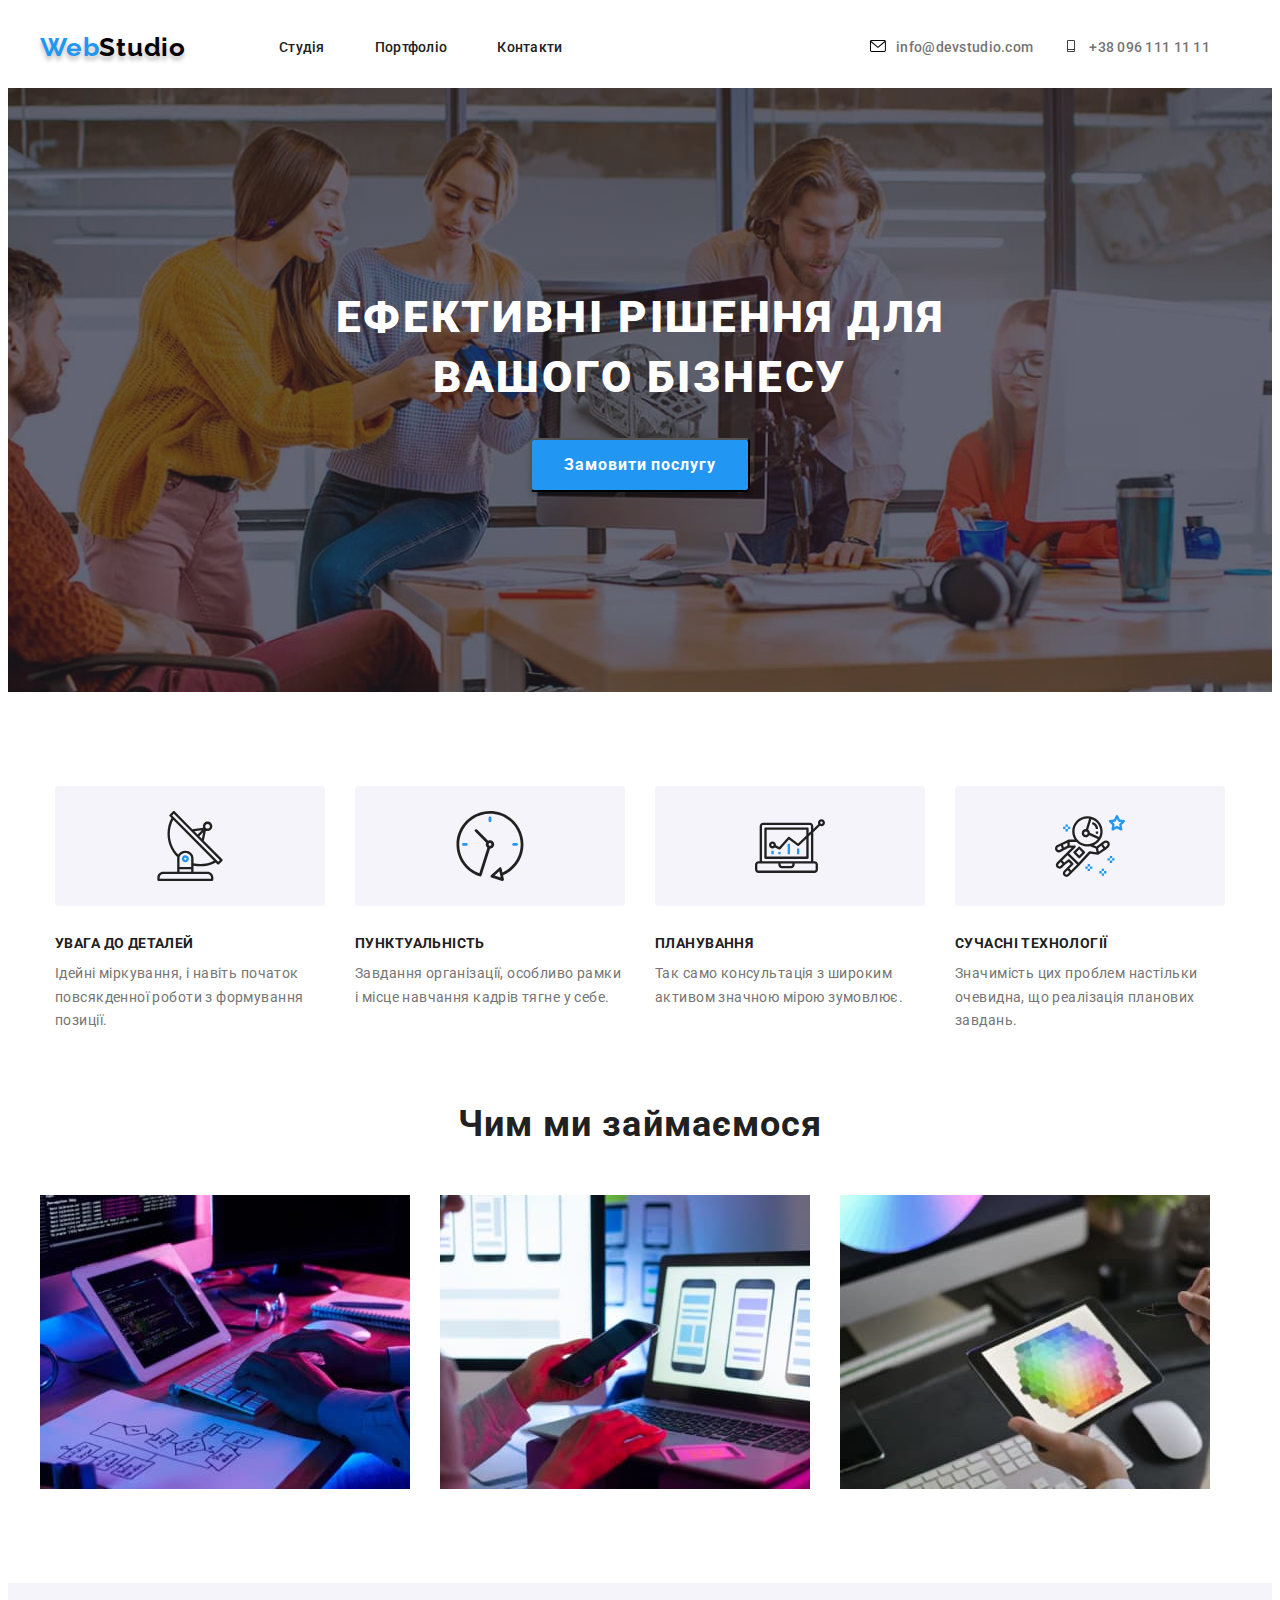
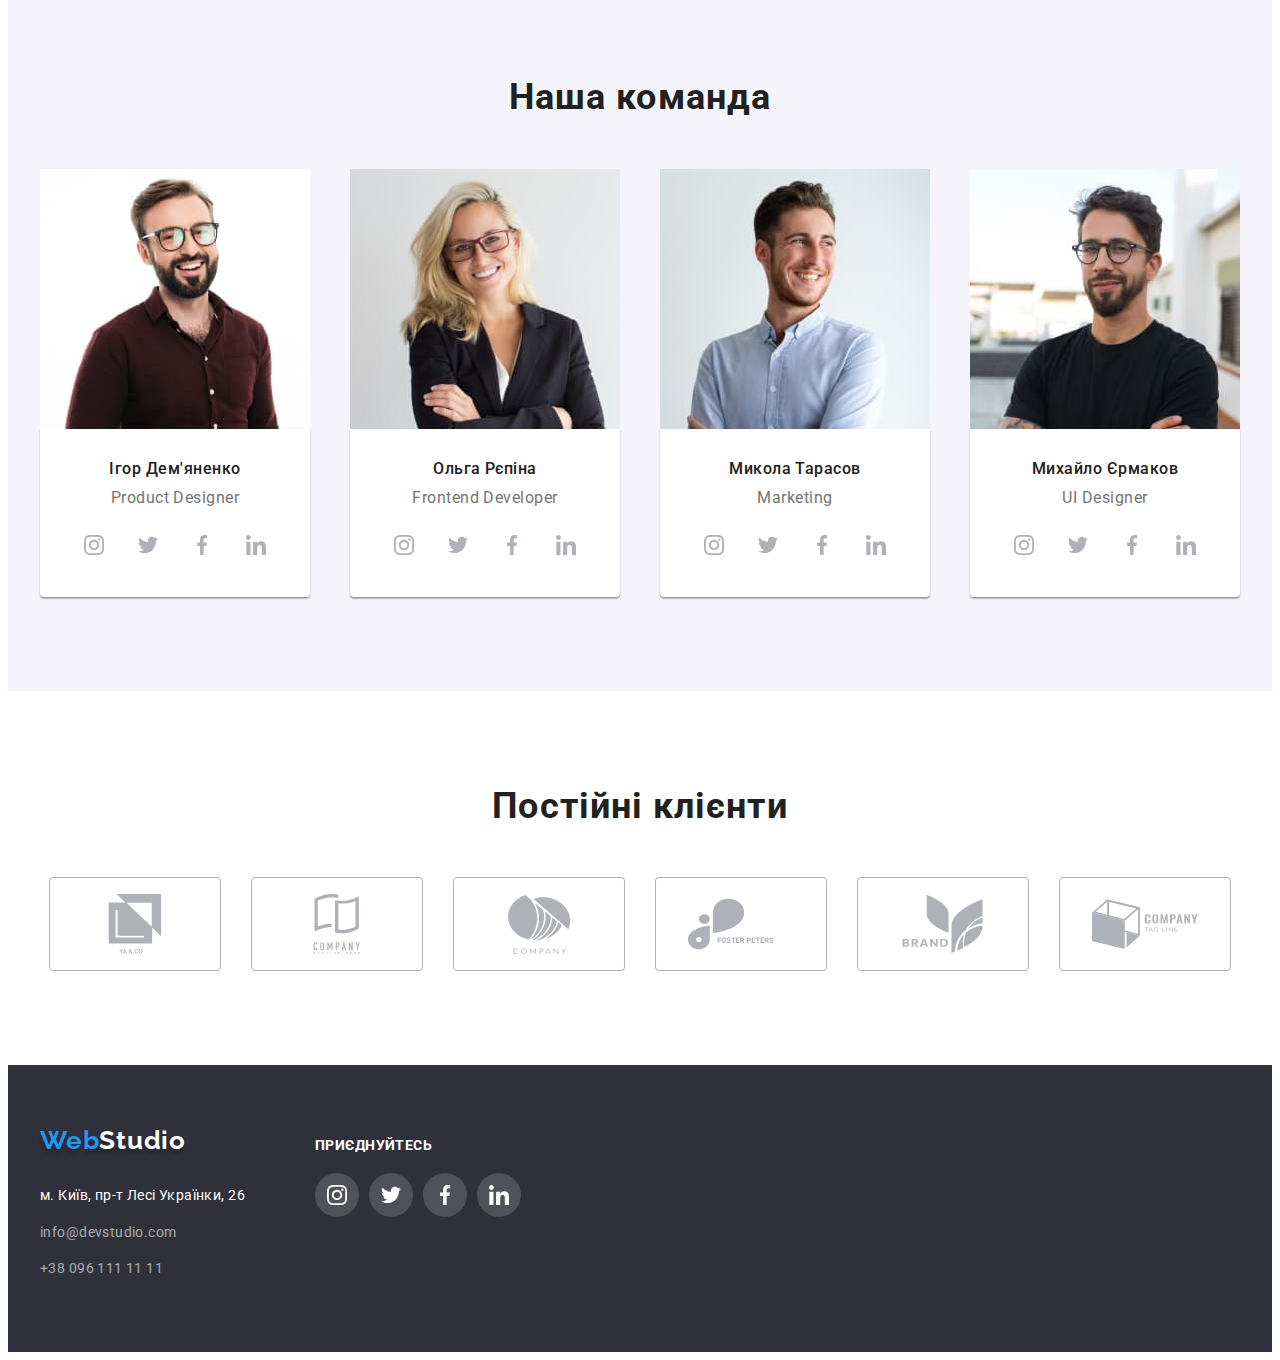
<file: index.html>
<!DOCTYPE html>
<html lang="uk">
  <head>
    <meta charset="UTF-8" />
    <meta http-equiv="X-UA-Compatible" content="IE=edge" />
    <meta name="viewport" content="width=device-width, initial-scale=1.0" />
    <title>Document</title>

    <link rel="stylesheet" href="https://cdnjs.cloudflare.com/ajax/libs/modern-normalize/1.1.0/modern-normalize.min.css" integrity="sha512-wpPYUAdjBVSE4KJnH1VR1HeZfpl1ub8YT/NKx4PuQ5NmX2tKuGu6U/JRp5y+Y8XG2tV+wKQpNHVUX03MfMFn9Q==" crossorigin="anonymous" referrerpolicy="no-referrer" />

    <link rel="preconnect" href="https://fonts.googleapis.com">
    <link rel="preconnect" href="https://fonts.gstatic.com" crossorigin>
    <link href="https://fonts.googleapis.com/css2?family=Raleway:wght@700&family=Roboto:wght@400;500;700;900&display=swap" rel="stylesheet">

    <link rel="stylesheet" href="./css/styles.css">

  </head>
  <body>
    <header>
      <div class="container-header">
        <nav class="navigation">
          <a class="logo" href="./index.html">Web<span class="logo-header">Studio</span></a>
            <ul class="list-header list-menu">
              <li><a class="menu" href="">Студія</a></li>
              <li><a class="menu" href="./portfolio.html">Портфоліо</a></li>
              <li><a class="menu" href="">Контакти</a></li>
            </ul>
        </nav>
        <ul class="list-contacts">
          <li class="header-contacts-link"><a href="mail" class="link"><svg class="header-contacts-icons" width="16" height="12">
            <use href="./img/icons.svg#icon-mail"></use></svg>info@devstudio.com</a>
          </li>
          <li class="header-contacts-link"><a href="mobile" class="link"><svg class="header-contacts-icons" width="16" height="12">
            <use href="./img/icons.svg#icon-mobile"></use></svg>+38 096 111 11 11</a>
          </li>
        </ul>
      </div>
    </header>
    <main>
      <section class="section hero-section section-background">
        <div class="hero-container">
          <h1 class="hero">Ефективні рішення для вашого бізнесу</h1>
          <button class="btn-order" type="button"> Замовити послугу</button>
        </div>
      </section>
      <section class="section-advantages">
        <div class="container-advantages">
          <h2 hidden>Приклади</h2>
          <ul class="list-advantages">
            <li>
              <a href="#" class="advantage-bcgrd"><svg class="advantages-icons" width="70" height="70"><use href="./img/icons.svg#icon-antenna"></use></svg></a>
              <h3 class="advantages">УВАГА ДО ДЕТАЛЕЙ</h3>
              <p class="advantages-descr">
                Ідейні міркування, і навіть початок повсякденної роботи з
                формування позиції.
              </p>
            </li>
            <li>
              <a href="#" class="advantage-bcgrd"><svg class="advantages-icons" width="70" height="70"><use href="./img/icons.svg#icon-clock"></use></svg></a>
              <h3 class="advantages">ПУНКТУАЛЬНІСТЬ</h3>
              <p class="advantages-descr">
                Завдання організації, особливо рамки і місце навчання кадрів тягне
                у себе.
              </p>
            </li>
            <li>
              <a href="#" class="advantage-bcgrd"><svg class="advantages-icons" width="70" height="70"><use href="./img/icons.svg#icon-diagram"></use></svg></a>
              <h3 class="advantages">ПЛАНУВАННЯ</h3>
              <p class="advantages-descr">
                Так само консультація з широким активом значною мірою зумовлює.
              </p>
            </li>
            <li>
              <a href="#" class="advantage-bcgrd"><svg class="advantages-icons" width="70" height="70"><use href="./img/icons.svg#icon-astronaut"></use></svg></a>
              <h3 class="advantages">СУЧАСНІ ТЕХНОЛОГІЇ</h3>
              <p class="advantages-descr">
                Значимість цих проблем настільки очевидна, що реалізація планових
                завдань.
              </p>
            </li>
          </ul>
        </div>
      </section>
      <section class="section">
        <div class="container-occupation">
          <h2 class="occupation">Чим ми займаємося</h2>
          <ul class="list-occupation">
            <li>
              <img src="./img/box-1.jpg" alt="Діяльність1" width="370" height="294" />
            </li>
            <li>
              <img src="./img/box-2.jpg" alt="Діяльність2" width="370" height="294" />
            </li>
            <li>
              <img src="./img/box-3.jpg" alt="Діяльність3" width="370" height="294" />
            </li>
          </ul>
        </div>
      </section>
      <section class="section section-background-workers">
        <div class="container-team">
          <h2 class="team">Наша команда</h2>
          <ul class="list-team">
            <li>
              <img src="./img/Worker-1.jpg" alt="Працівник1" width="270" height="260" />
              <div class="team-workers">
                <h3 class="name">Ігор Дем'яненко</h3>
                <p class="position">Product Designer</p>
                <ul class="workers-soc-list">
                  <li class="workers-soc-items"><a href="instagram" class="workers-soc-link link"><svg class="workers-soc-icons">
                    <use href="./img/icons.svg#icon-instagram"></use></svg></a></li>
                  <li class="workers-soc-items"><a href="twitter" class="workers-soc-link link"><svg width class="workers-soc-icons">
                    <use href="./img/icons.svg#icon-twitter"></use></svg></a></li>
                  <li class="workers-soc-items"><a href="facebook" class="workers-soc-link link"><svg class="workers-soc-icons">
                    <use href="./img/icons.svg#icon-facebook"></use></svg></a></li>
                  <li class="workers-soc-items"><a href="linkedin" class="workers-soc-link link"><svg class="workers-soc-icons">
                    <use href="./img/icons.svg#icon-linkedin"></use></svg></a></li>
                </ul>
              </div>
            </li>
            <li>
              <img src="./img/Worker-2.jpg" alt="Працівник2" width="270" height="260" />
              <div  class="team-workers">
                <h3 class="name">Ольга Рєпіна</h3>
                <p class="position">Frontend Developer</p>
                <ul class="workers-soc-list">
                  <li class="workers-soc-items"><a href="instagram" class="workers-soc-link link"><svg class="workers-soc-icons">
                    <use href="./img/icons.svg#icon-instagram"></use></svg></a></li>
                  <li class="workers-soc-items"><a href="twitter" class="workers-soc-link link"><svg class="workers-soc-icons">
                    <use href="./img/icons.svg#icon-twitter"></use></svg></a></li>
                  <li class="workers-soc-items"><a href="facebook" class="workers-soc-link link"><svg class="workers-soc-icons">
                    <use href="./img/icons.svg#icon-facebook"></use></svg></a></li>
                  <li class="workers-soc-items"><a href="linkedin" class="workers-soc-link link"><svg class="workers-soc-icons">
                    <use href="./img/icons.svg#icon-linkedin"></use></svg></a></li>
                </ul>
              </div>
            </li>
            <li>
              <img src="./img/Worker-3.jpg" alt="Працівник3" width="270" height="260" />
              <div  class="team-workers">
                <h3 class="name">Микола Тарасов</h3>
                <p class="position">Marketing</p>
                <ul class="workers-soc-list">
                  <li class="workers-soc-items"><a href="instagram" class="workers-soc-link link"><svg class="workers-soc-icons">
                    <use href="./img/icons.svg#icon-instagram"></use></svg></a></li>
                  <li class="workers-soc-items"><a href="twitter" class="workers-soc-link link"><svg class="workers-soc-icons">
                    <use href="./img/icons.svg#icon-twitter"></use></svg></a></li>
                  <li class="workers-soc-items"><a href="facebook" class="workers-soc-link link"><svg class="workers-soc-icons">
                    <use href="./img/icons.svg#icon-facebook"></use></svg></a></li>
                  <li class="workers-soc-items"><a href="linkedin" class="workers-soc-link link"><svg class="workers-soc-icons">
                    <use href="./img/icons.svg#icon-linkedin"></use></svg></a></li>
                </ul>
              </div>
            </li>
            <li>
              <img src="./img/Worker-4.jpg" alt="Працівник4" width="270" height="260" />
              <div class="team-workers">
                <h3 class="name">Михайло Єрмаков</h3>
                <p class="position">UI Designer</p>
                <ul class="workers-soc-list">
                  <li class="workers-soc-items"><a href="instagram" class="workers-soc-link link"><svg class="workers-soc-icons">
                    <use href="./img/icons.svg#icon-instagram"></use></svg></a></li>
                  <li class="workers-soc-items"><a href="twitter" class="workers-soc-link link"><svg class="workers-soc-icons">
                    <use href="./img/icons.svg#icon-twitter"></use></svg></a></li>
                  <li class="workers-soc-items"><a href="facebook" class="workers-soc-link link"><svg  class="workers-soc-icons">
                    <use href="./img/icons.svg#icon-facebook"></use></svg></a></li>
                  <li class="workers-soc-items"><a href="linkedin" class="workers-soc-link link"><svg  class="workers-soc-icons">
                    <use href="./img/icons.svg#icon-linkedin"></use></svg></a></li>
                </ul>
              </div>
            </li>
          </ul>
        </div>
      </section>
      <section class="section">
        <div class="clients-container">
          <h2 class="clients">Постійні клієнти</h2>
          <ul class="clients-list">
            <li><a href="client-1" class="clients-link link"><svg class="clients-icons">
              <use href="./img/icons.svg#icon-1"></use></svg></a></li>
            <li><a href="client-2" class="clients-link link"><svg class="clients-icons">
              <use href="./img/icons.svg#icon-2"></use></svg></a></li>
            <li><a href="client-3" class="clients-link link"><svg class="clients-icons">
              <use href="./img/icons.svg#icon-3"></use></svg></a></li>
            <li><a href="client-4" class="clients-link link"><svg class="clients-icons">
              <use href="./img/icons.svg#icon-4"></use></svg></a></li>
            <li><a href="client-5" class="clients-link link"><svg class="clients-icons">
              <use href="./img/icons.svg#icon-5"></use></svg></a></li>
            <li><a href="client-5" class="clients-link link"><svg class="clients-icons">
              <use href="./img/icons.svg#icon-6"></use></svg></a></li>
          </ul>
        </div>
      </section>
    </main>
    <footer class="footer-background">
      <div class="container-footer">
        <div class="section-adress">
          <a class="logo-footer" href="./index.html">Web<span class="logo-footer-part">Studio</span></a>
          <address>
            <ul class="list-footer">
              <li class="link-footer-adress">
                <a class="adress" href="https://goo.gl/maps/pz3UQcwL6n8fsx3L7"
                  >м. Київ, пр-т Лесі Українки, 26</a>
              </li>
              <li class="link-footer">
                <a class="contacts-footer" href="mailto:info@devstudio.com">info@devstudio.com</a>
              </li>
              <li class="link-footer">
                <a class="contacts-footer" href="tel:+380961111111">+38 096 111 11 11</a>
              </li>
            </ul>
          </address>
        </div>
        <div class="section-social">
            <h3 class="invitation-footer">ПРИЄДНУЙТЕСЬ</h3>
            <ul class="list-footer footer-soc-list">
              <li class="footer-soc-items"><a href="instagram" class="footer-soc-link link"><svg class="footer-soc-icons">
                <use href="./img/icons.svg#icon-instagram"></use></svg></a></li>
              <li class="footer-soc-items"><a href="twitter" class="footer-soc-link link"><svg class="footer-soc-icons">
                <use href="./img/icons.svg#icon-twitter"></use></svg></a></li>
              <li class="footer-soc-items"><a href="facebook" class="footer-soc-link link"><svg  class="footer-soc-icons">
                <use href="./img/icons.svg#icon-facebook"></use></svg></a></li>
              <li class="footer-soc-items"><a href="linkedin" class="footer-soc-link link"><svg  class="footer-soc-icons">
                <use href="./img/icons.svg#icon-linkedin"></use></svg></a></li>
            </ul>
        </div>
        </div> 
      </div>
    </footer>
  </body>
</html>
</file>
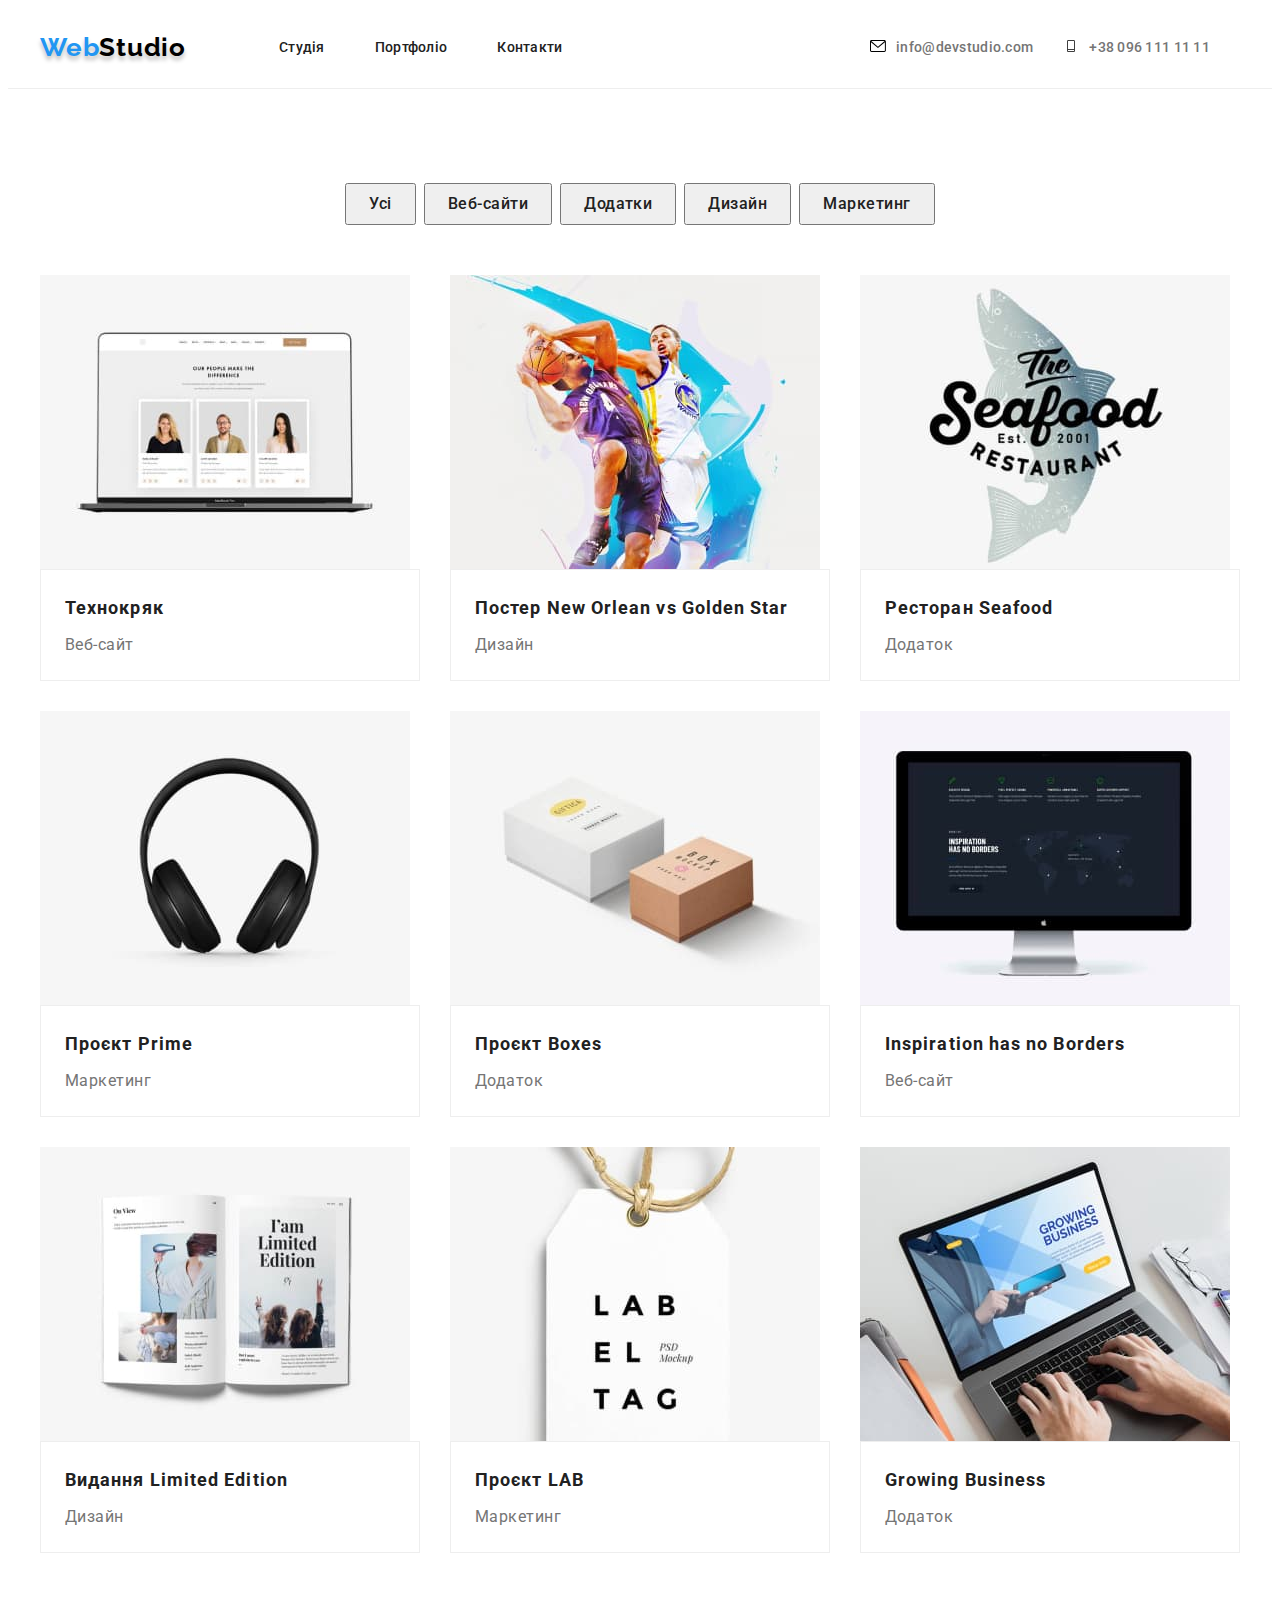
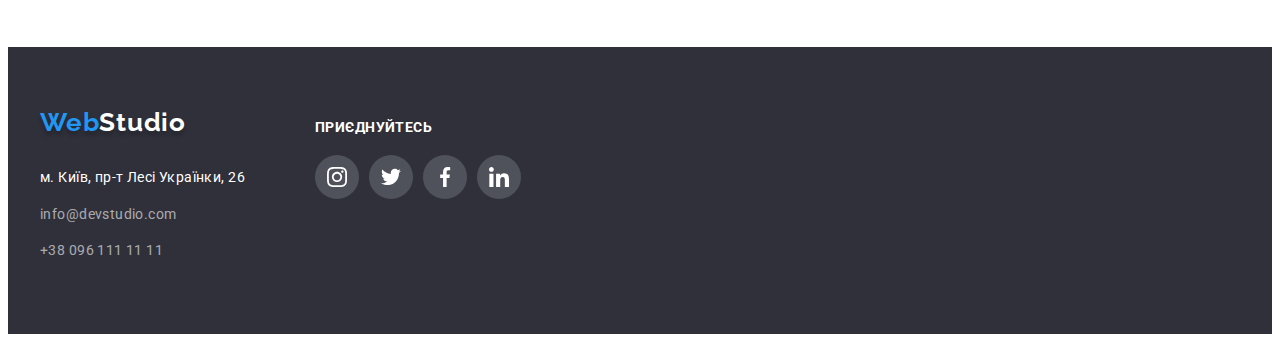
<file: portfolio.html>
<!DOCTYPE html>
<html lang="uk">
  <head>
    <meta charset="UTF-8" />
    <meta http-equiv="X-UA-Compatible" content="IE=edge" />
    <meta name="viewport" content="width=device-width, initial-scale=1.0" />
    <title>Document</title>

    <link rel="stylesheet" href="https://cdnjs.cloudflare.com/ajax/libs/modern-normalize/1.1.0/modern-normalize.min.css" integrity="sha512-wpPYUAdjBVSE4KJnH1VR1HeZfpl1ub8YT/NKx4PuQ5NmX2tKuGu6U/JRp5y+Y8XG2tV+wKQpNHVUX03MfMFn9Q==" crossorigin="anonymous" referrerpolicy="no-referrer" />

    <link rel="preconnect" href="https://fonts.googleapis.com">
    <link rel="preconnect" href="https://fonts.gstatic.com" crossorigin>
    <link href="https://fonts.googleapis.com/css2?family=Raleway:wght@700&family=Roboto:wght@400;500;700;900&display=swap" rel="stylesheet">

    <link rel="stylesheet" href="./css/styles.css">

  </head>
  <body>
    <header>
      <div class="portfolio-container-header">
        <section class="portfolio-section">
          <nav class="navigation">
            <a class="logo" href="./index.html">Web<span class="logo-header">Studio</span></a>
              <ul class="list-header list-menu">
                <li><a class="menu" href="./index.html">Студія</a></li>
                <li><a class="menu" href="./portfolio.html">Портфоліо</a></li>
                <li><a class="menu" href="">Контакти</a></li>
              </ul>
          </nav>
          <ul class="list-contacts">
            <li class="header-contacts-link"><a href="mail" class="link"><svg class="header-contacts-icons" width="16" height="12">
              <use href="./img/icons.svg#icon-mail"></use></svg>info@devstudio.com</a>
            </li>
            <li class="header-contacts-link"><a href="mobile" class="link"><svg class="header-contacts-icons" width="16" height="12">
              <use href="./img/icons.svg#icon-mobile"></use></svg>+38 096 111 11 11</a>
            </li>
          </ul>
        </section>
      </div>
    </header>
    <main>
      <section class="section">
        <div class="container-portfolio">
          <ul class="list-portfolio-categories">
            <li>
                <button type="button" class="portfolio-categories">Усі</button>
            </li>
                <button type="button" class="portfolio-categories">Веб-сайти</button>
            </li>
            <li>
                <button type="button" class="portfolio-categories">Додатки</button>
            </li>
                <button type="button" class="portfolio-categories">Дизайн</button>
            </li>
            <li>
                <button type="button" class="portfolio-categories">Маркетинг</button>
            </li>
          </ul>
          <ul class="list-portfolio-projects">
            <li class="project-item">
                <img src="./img/Технокряк.jpg" alt="Зображення1" width="370" height="294">  
                <div class="portfolio-filter">
                  <h3 class="project">Технокряк</h3>
                  <p class="portfolio-categories-item">Веб-сайт</p>
                </div>
            </li>
            <li class="project-item">
                <img src="./img/Постер New Orlean vs Golden Star.jpg" alt="Зображення2" width="370" height="294">
                <div class="portfolio-filter">
                  <h3 class="project">Постер New Orlean vs Golden Star</h3>
                  <p class="portfolio-categories-item">Дизайн</p>
                </div>
            </li>
            <li class="project-item">
                <img src="./img/Ресторан Seafood.jpg" alt="Зображення3" width="370" height="294">
                <div class="portfolio-filter">
                  <h3 class="project">Ресторан Seafood</h3>
                  <p class="portfolio-categories-item">Додаток</p>
                </div>
            </li>
            <li class="project-item">
                <img src="./img/Проєкт Prime.jpg" alt="Зображення4" width="370" height="294">
                <div class="portfolio-filter">
                  <h3 class="project">Проєкт Prime</h3>
                  <p class="portfolio-categories-item">Маркетинг</p>
                </div>
            </li>
            <li class="project-item">
                <img src="./img/Проєкт Boxes.jpg" alt="Зображення5" width="370" height="294">
                <div class="portfolio-filter">
                  <h3 class="project">Проєкт Boxes</h3>
                  <p class="portfolio-categories-item">Додаток</p>
                </div>
            </li>
            <li class="project-item">
                <img src="./img/Inspiration has no Borders.jpg" alt="Зображення6" width="370" height="294">
                <div class="portfolio-filter">
                  <h3 class="project">Inspiration has no Borders</h3>
                  <p class="portfolio-categories-item">Веб-сайт</p>
                </div>
            </li>
            <li class="project-item">
                <img src="./img/Видання Limited Edition.jpg" alt="Зображення7" width="370" height="294">
                <div class="portfolio-filter">
                  <h3 class="project">Видання Limited Edition</h3>
                  <p class="portfolio-categories-item">Дизайн</p>
                </div>
            </li>
            <li class="project-item">
                <img src="./img/Проєкт LAB.jpg" alt="Зображення8" width="370" height="294">
                <div class="portfolio-filter">
                  <h3 class="project">Проєкт LAB</h3>
                  <p class="portfolio-categories-item">Маркетинг</p>
                </div>
            </li>
            <li class="project-item">
              <img src="./img/Growing Business.jpg" alt="Зображення9" width="370" height="294">
                <div class="portfolio-filter">
                  <h3 class="project">Growing Business</h3>
                  <p class="portfolio-categories-item">Додаток</p>
                </div>
            </li>
          </ul>
        </div>   
      </section>
    </main>
    <footer class="footer-background">
      <div class="container-footer">
        <div class="section-adress">
          <a class="logo-footer" href="./index.html">Web<span class="logo-footer-part">Studio</span></a>
          <address>
            <ul class="list-footer">
              <li class="link-footer-adress">
                <a class="adress" href="https://goo.gl/maps/pz3UQcwL6n8fsx3L7"
                  >м. Київ, пр-т Лесі Українки, 26</a>
              </li>
              <li class="link-footer">
                <a class="contacts-footer" href="mailto:info@devstudio.com">info@devstudio.com</a>
              </li>
              <li class="link-footer">
                <a class="contacts-footer" href="tel:+380961111111">+38 096 111 11 11</a>
              </li>
            </ul>
          </address>
        </div>
        <div class="section-social">
            <h3 class="invitation-footer">ПРИЄДНУЙТЕСЬ</h3>
            <ul class="list-footer footer-soc-list">
              <li class="footer-soc-items"><a href="instagram" class="footer-soc-link link"><svg class="footer-soc-icons">
                <use href="./img/icons.svg#icon-instagram"></use></svg></a></li>
              <li class="footer-soc-items"><a href="twitter" class="footer-soc-link link"><svg class="footer-soc-icons">
                <use href="./img/icons.svg#icon-twitter"></use></svg></a></li>
              <li class="footer-soc-items"><a href="facebook" class="footer-soc-link link"><svg  class="footer-soc-icons">
                <use href="./img/icons.svg#icon-facebook"></use></svg></a></li>
              <li class="footer-soc-items"><a href="linkedin" class="footer-soc-link link"><svg  class="footer-soc-icons">
                <use href="./img/icons.svg#icon-linkedin"></use></svg></a></li>
            </ul>
        </div>
        </div> 
      </div>
    </footer>
  </body>
</html>
</file>
<file: css/styles.css>
/*reset start*/
h1,
h2,
h3,
h4,
h5,
h5,
ul,
p{
    margin: 0;
    padding-left: 0;
}
.link{
    text-decoration: none;
    color: currentColor;
}
.list{
    text-decoration: none;
    list-style: none;
    margin: 0;
    padding: 0;
    display: flex;
    align-items: center;
    gap: 50px;
}
.section{
    padding-top: 94px;
    padding-bottom: 94px;
}
img{
    display: block;
}
/*reset end*/
.container-header{
    width: 1200px;
    margin: 0 auto;
    display: flex;
    align-items: center;
}
.header-border-bottom{
    border-bottom: 1px solid #ECECEC;
}
body{
    font-family: "Roboto", "Raleway";
}
:root{
    --article-color: #212121;
    --article-descr-color:#757575;
    --section-background-color:#2F303A;
    --btns-links-color:#2196F3; 
}
.list-header{
    text-decoration: none;
    list-style: none;
    margin: 0;
    padding: 0;
    display: flex;
    align-items: center;
    gap: 50px;
}
.logo{
    font-style: normal;
    font-weight: 700;
    font-size: 26px;
    line-height: 1.19;
    letter-spacing: 0.03em;
    color: #2196F3;
    text-shadow: 0px 4px 4px rgba(0, 0, 0, 0.25);
    text-decoration: none;
    font-family: 'Raleway';
    padding-top: 24px;
    padding-bottom: 25px;
    display: flex;
    align-items: center;
}
.logo-header{
    color: #000000;
    display: flex;
    align-items: center;
}
.navigation{
    display: flex;
    align-items: center;
}
.list-menu{
    text-decoration: none;
    list-style: none;
    margin: 0;
    padding: 0;
    display: flex;
    align-items: center;
    gap: 50px;
    margin-left: 93px;
}
.menu{
    font-size: 14px;
    line-height: 1.14;
    letter-spacing: 0.02em;
    color: #212121;
    text-decoration: none;
    font-weight: 500;
    padding-top: 32px;
    padding-bottom: 32px;
    display: flex;
    align-items: center;
}
.menu:hover{
    color: var(--btns-links-color);
}

.menu:active{
    color: var(--btns-links-color);
}
.menu:focus{
    color: var(--btns-links-color);
}
.list-contacts{
    text-decoration: none;
    list-style: none;
    margin: 0;
    padding: 0;
    display: flex;
    align-items: center;
    margin-left: auto;
}
.header-contacts-link{
    font-family: 'Roboto';
    font-style: normal;
    font-size: 14px;
    line-height: 1.14;
    letter-spacing: 0.02em;
    color: #757575;
    text-decoration: none;
    font-weight: 500;
    padding-top: 32px;
    padding-bottom: 32px;
    display: flex;
    align-items: center;
    justify-content: center;
    margin-left: auto;
    margin-right: 30px;
    color: #757575;
}
.header-contacts-icons{
    margin-right: 10px;
}
.header-contacts-link:hover{
    fill: var(--btns-links-color);
    color: var(--btns-links-color);
}
.header-contacts-link:focus{
    fill: var(--btns-links-color);
    color: var(--btns-links-color);
}
.hero-section{
    padding-top: 200px;
    padding-bottom: 200px;
    background-image: linear-gradient(rgba(47, 48, 58, 0.4), rgba(47, 48, 58, 0.4)), url(../img/hero-image.jpg);
    background-repeat: no-repeat;
    background-size: cover;
    background-position: center;
    background-color: var(--section-background-color);
}
.hero-container{
    width: 1200px;
    padding-top: 94px;
    padding-bottom: 94px;
    align-items: center;
    text-align: center;
    display: contents;
}
.hero{
    font-size: 44px;
    width: 696px;
    margin: 0 auto;
    line-height: 1.36;
    text-align: center;
    letter-spacing: 0.06em;
    text-transform: uppercase;
    color: #FFFFFF; 
    font-weight: 900;
    margin-bottom: 30px;
    background-color: transparent;
    display: flex;
    align-items: center;
}
.btn-order{
    font-family: 'Roboto';
    font-style: normal;
    font-size: 16px;
    line-height: 1.875;
    font-weight: 700;
    margin: 0 auto;
    padding: 10px 32px;
    letter-spacing: 0.06em;
    color: #FFFFFF;
    box-shadow: 0px 4px 4px rgba(0, 0, 0, 0.15);
    border-radius: 4px;
    cursor: pointer;
    display: flex;
    align-items: center;
    background: var(--btns-links-color)
}
.section-advantages{
    padding-top: 94px;
}
.container-advantages{
    width: 1200px;
	padding-left: 15px;
	padding-right: 15px;
	margin: 0 auto;
}
.list-advantages{
    text-decoration: none;
    list-style: none;
    margin: 0;
    padding: 0;
    display: flex;
    align-items: center;
    justify-content: center;
    gap: 30px; 
}
.advantage-bcgrd{
    width: 270px;
    height: 120px;
    background-color: #F5F4FA;
    border-radius: 4px;
    margin-bottom: 30px;
    display: flex;
    align-items: center;
    justify-content: center;
}
.advantage-icon{
    width: 70px;
    height: 70px;
}
.advantages{
    font-size: 14px;
    font-weight: 700;
    line-height: 1.14;
    letter-spacing: 0.03em;
    text-transform: uppercase;
    padding-bottom: 10px;
    display: flex;
    justify-content: space-between;
    align-items: center;
    color:var(--article-color)
}
.advantages-descr{
    font-size: 14px;
    width: 270px;
    height: 48px;
    font-weight: 400;
    line-height: 1.71;
    letter-spacing: 0.03em;
    display: flex;
    justify-content: space-between;
    color: var(--article-descr-color)
}
.container-occupation{
    width: 1200px;
	padding-left: 15px;
	padding-right: 15px;
	margin: 0 auto;
}
.list-occupation{
    text-decoration: none;
    list-style: none;
    margin: 0;
    padding: 0;
    display: flex;
    align-items: center;
    gap: 30px;
}
.occupation{
    font-size: 36px;
    font-weight: 700;
    line-height: 1.16;
    text-align: center;
    letter-spacing: 0.03em;
    margin-bottom: 50px;
    color: var(--article-color)
}
.section-background-workers{
    background: #F5F4FA;
}
.container-team{
    width: 1200px;
	padding-left: 15px;
	padding-right: 15px;
	margin: 0 auto;
}
.list-team{
    text-decoration: none;
    display: flex;
    justify-content: space-between;
    align-items: center;
    list-style: none;
    margin: 0;
    padding: 0;
}
.team-workers{
    padding-top: 30px;
    padding-bottom: 30px;
    background: #FFFFFF;
    box-shadow: 0px 1px 3px rgba(0, 0, 0, 0.12), 0px 1px 1px rgba(0, 0, 0, 0.14), 0px 2px 1px rgba(0, 0, 0, 0.2);
    border-radius: 0px 0px 4px 4px;
}
.team{
    font-size: 36px;
    font-weight: 700;
    line-height: 1.16;
    text-align: center;
    letter-spacing: 0.03em;
    color: #212121;
    margin-bottom: 50px;
}
.name{
    font-size: 16px;
    font-weight: 500;
    line-height: 1.1875;
    text-align: center;
    letter-spacing: 0.03em;
    padding-bottom: 10px;
    color: var(--article-color)
}
.position{
    font-size: 16px;
    font-weight: 400;
    line-height: 1.1875;
    text-align: center;
    letter-spacing: 0.03em;
    margin-bottom: 16px;
    color: var(--article-descr-color)
}
.workers-soc-list{
    text-decoration: none;
    list-style: none;
    margin: 0;
    padding: 0;
    display: flex;
    justify-content: center;
    align-items: center;
    gap: 10px;
}
.workers-soc-items{
    width: 44px;
    height: 44px;
}
.workers-soc-link{
    width: 100%;
    height: 100%;
    display: flex;
    justify-content: center;
    align-items: center;
    border-radius: 50%;
}
.workers-soc-link:hover{
    background-color: var(--btns-links-color);
}
.workers-soc-link:hover .workers-soc-icons{
    fill: #FFFFFF;
}
.workers-soc-link:focus{
    background-color: var(--btns-links-color);
}
.workers-soc-link:focus .workers-soc-icons{
    fill: #FFFFFF;
}
.workers-soc-icons{
    height: 20px;
    width: 20px;
    fill: #AFB1B8;
}
.clients-container{
    width: 1200px;
	padding-left: 15px;
	padding-right: 15px;
	margin: 0 auto;
}
.clients-list{
    text-decoration: none;
    list-style: none;
    margin: 0;
    padding: 0;
    display: flex;
    justify-content: center;
    align-items: center;
    gap: 30px;  
}
.clients{
    font-family: 'Roboto';
    font-style: normal;
    font-weight: 700;
    font-size: 36px;
    line-height: 42px;
    text-align: center;
    letter-spacing: 0.03em;
    color: #212121; 
    margin-bottom: 50px;
}
.clients-link{
    display: flex;
    justify-content: center;
    align-items: center;
    border: 1px solid #AFB1B8;
    border-radius: 4px;
    fill: #AFB1B8;
}
.clients-link:hover { 
    fill: var(--btns-links-color); 
    border-color:var(--btns-links-color);
}
.clients-link:focus { 
    fill: var(--btns-links-color); 
    border-color:var(--btns-links-color);
}
.clients-icons{
    width: 106px;
    height: 60px;
    margin: 16px 32px 16px 32px;
}
.container-footer{
    display: flex;
    justify-content: start;
    padding-left: 15px;
    padding-right: 15px;
    margin: 0 auto;
    width: 1200px;
}
.section-adress{
    margin-right: 70px;
}
.section-social{
    margin-top: 12px;
}
.footer-background{
    padding-top: 60px;
    padding-bottom: 60px;
    background: var(--section-background-color)
}
.list-footer{
    text-decoration: none;
    list-style: none;
    margin: 0;
    padding: 0; 
}
.link-footer-adress{
    margin-top: 28px;
    margin-bottom: 12px;
}
.link-footer{
    margin-bottom: 12px;
}
.logo-footer{
    font-family: 'Raleway';
    font-style: normal;
    font-weight: 700;
    font-size: 26px;
    line-height: 1.19;
    letter-spacing: 0.03em;
    color: #2196F3;
    text-shadow: 0px 4px 4px rgba(0, 0, 0, 0.25);
    text-decoration: none;
    margin-right: auto;
}
.logo-footer-part{
    font-family: 'Raleway';
    font-style: normal;
    font-weight: 700;
    font-size: 26px;
    line-height: 31px;
    letter-spacing: 0.03em;
    margin-left: auto;
    margin-bottom: 28px;
    color: #FFFFFF;
}
.adress{
    font-family: 'Roboto';
    font-style: normal;
    font-size: 14px;
    font-weight: 400;
    line-height: 1.71;
    letter-spacing: 0.03em;
    color: #FFFFFF;
    text-decoration: none;
    margin-top: 28px;
    margin-bottom: 12px;
    margin-left: auto;
}
.social-footer{
    display: flex;
    justify-content: center;
    align-items: center;
}
.invitation-footer{
    font-family: 'Roboto';
    font-style: normal;
    font-weight: 700;
    font-size: 14px;
    line-height: 16px;
    letter-spacing: 0.03em;
    text-transform: uppercase;
    color: #FFFFFF;
    display: flex;
    align-items: center;
    margin-bottom: 20px;
}
.footer-soc-list{
    display: flex;
    align-items: center;
    gap: 10px;
}
.footer-soc-items{
    width: 44px;
    height: 44px;
}
.footer-soc-link{
    width: 100%;
    height: 100%;
    display: flex;
    justify-content: center;
    align-items: center;
    border-radius: 50%;
    background-color: #4f525a;
}
.footer-soc-link:hover{
    background-color: var(--btns-links-color);
}
.footer-soc-link:hover .workers-soc-icons{
    fill: #FFFFFF;
}
.footer-soc-link:focus{
    background-color: var(--btns-links-color);
}
.footer-soc-link:focus .workers-soc-icons{
    fill: #FFFFFF;
}
.footer-soc-icons{
    height: 20px;
    width: 20px;
    fill: #FFFFFF
}
.container-portfolio{
    width: 1200px;
	margin: 0 auto; 
    padding-left: 15px;
	padding-right: 15px;
}
.portfolio-container-header{
    border-bottom: 1px solid #EEEEEE;
}
.portfolio-section{
    width: 1200px;
    margin: 0 auto; 
    padding-left: 15px;
    padding-right: 15px;
    display: flex;
    align-items: center;
}
.list-portfolio-categories{
    text-decoration: none;
    list-style: none;
    margin: 0;
    padding: 0;
    display: flex;
    align-items: center;
    justify-content: center;
    margin-bottom: 50px;
    gap: 8px;
}
.portfolio-filter{
    border: 1px solid #EEEEEE;
    padding-top: 20px;
    padding-bottom: 20px;
}
.portfolio-categories{
    font-family: 'Roboto';
    font-style: normal;
    font-weight: 500;
    font-size: 16px;
    line-height: 26px;
    text-align: center;
    letter-spacing: 0.03em;
    color: #212121;
    cursor: pointer;
    padding: 6px 22px;
}
.portfolio-categories:hover{
    color: #FFFFFF;
    background-color: var(--btns-links-color)
}
.portfolio-categories:focus{
    color: #FFFFFF;
    background-color: var(--btns-links-color)
}
.portfolio-categories:active{
    color: #FFFFFF;
    background-color: var(--btns-links-color)
}
.header-portfolio-border{
    border-bottom: 1px solid #ECECEC;;
}
.container-projects{
    width: 1200px;
	margin: 0 auto;
	padding-left: 15px;
	padding-right: 15px;
}
.list-portfolio-projects{
    text-decoration: none;
    list-style: none;
    margin: 0;
    display: flex;
    align-content: center;
    flex-wrap: wrap;
    gap: 30px;
}
.project{
    font-size: 18px;
    font-weight: 700;
    line-height: 2;
    letter-spacing: 0.06em;
    margin-left: 24px;
    margin-right: 24px;
    margin-bottom: 4px;
    color: var(--article-color) 
}
.project-item{
   flex-basis: calc((100% - 60px) / 3);
}
.project-item:hover{
    box-shadow: 0px 1px 1px rgba(0, 0, 0, 0.12), 0px 4px 4px rgba(0, 0, 0, 0.06), 1px 4px 6px rgba(0, 0, 0, 0.16);
}
.portfolio-categories-item{
    font-size: 16px;
    font-weight: 400;
    line-height: 1.875;
    letter-spacing: 0.03em;
    margin-left: 24px;
    margin-right: 24px;
    color: var(--article-descr-color)
}
.contacts-footer{
    font-family: 'Roboto';
    font-style: normal;
    font-weight: 400;
    font-size: 14px;
    line-height: 24px;
    letter-spacing: 0.03em;
    color: rgba(255, 255, 255, 0.6);
    text-decoration: none;
}
.contacts-footer:hover{
    color: #2196F3;
}
.contacts-footer:focus{
    color: #2196F3;
}
.contacts-footer:active{
    color: #2196F3;
}
</file>
